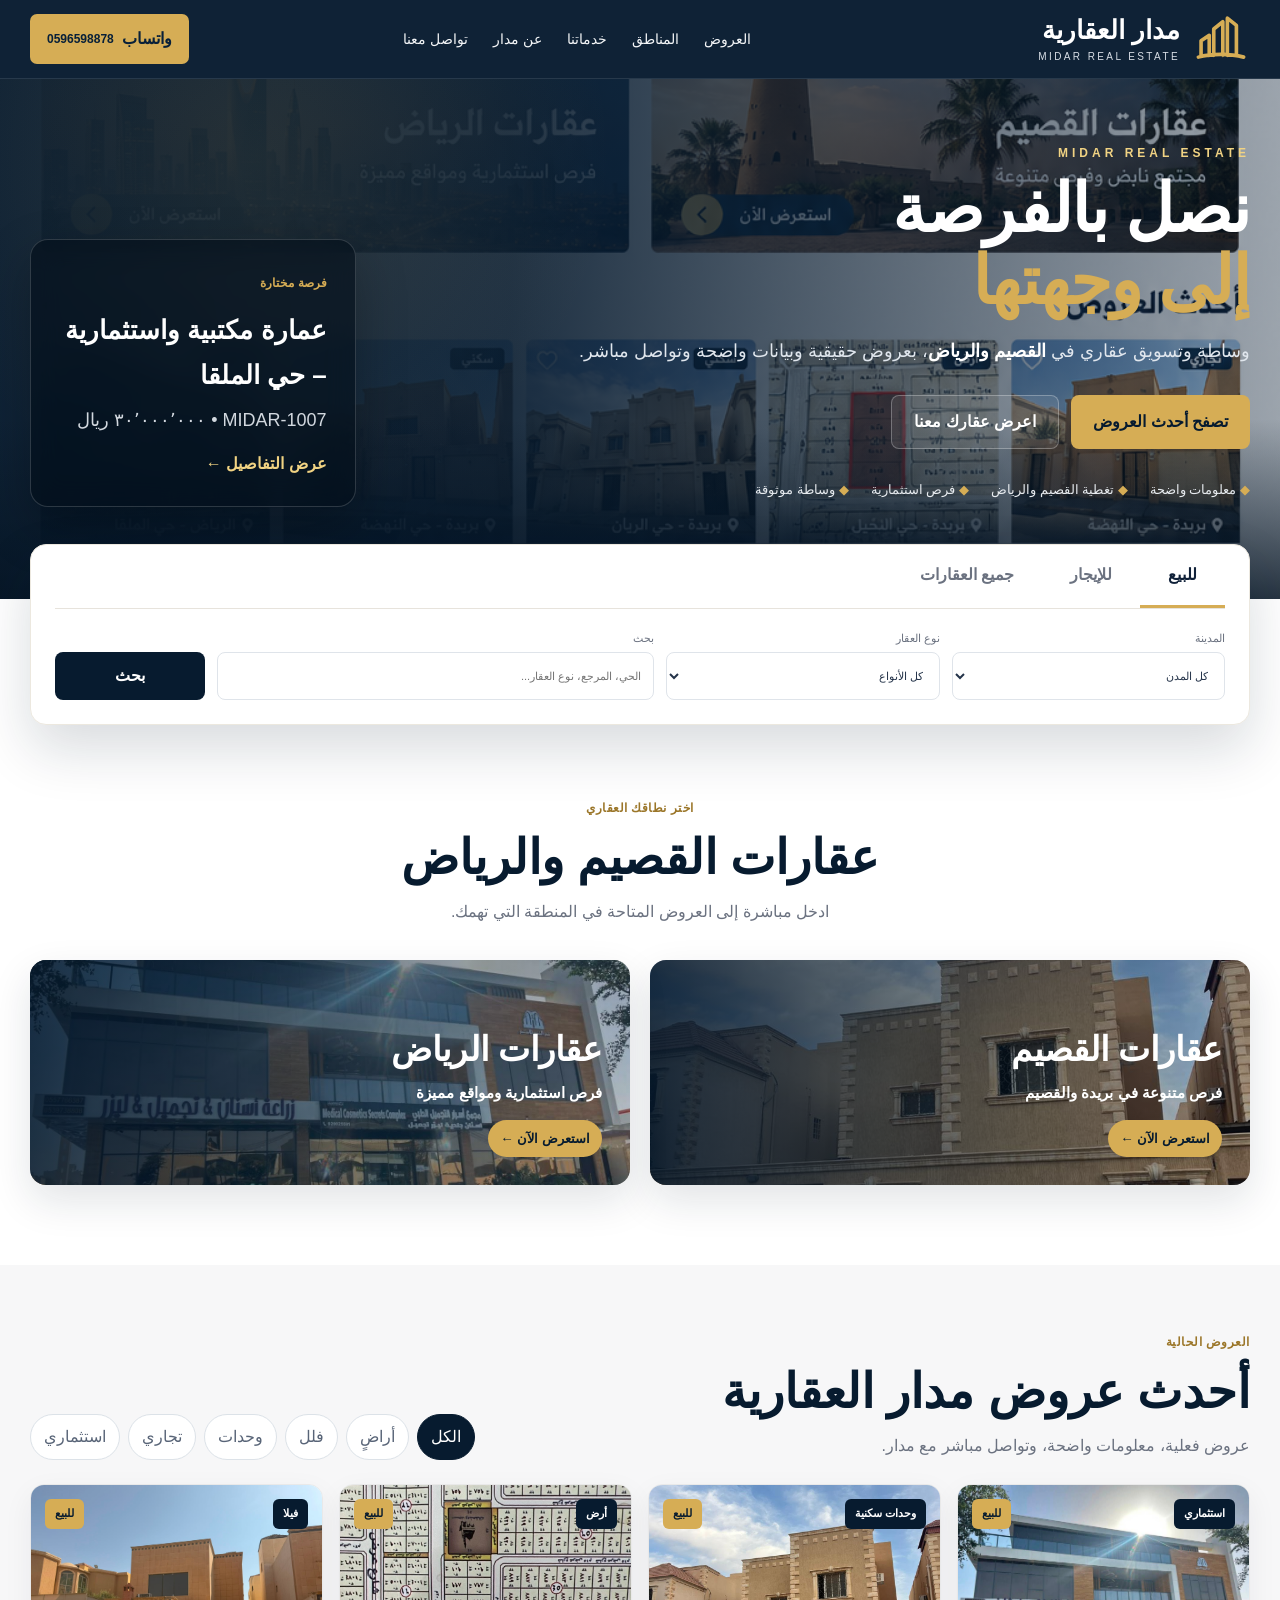
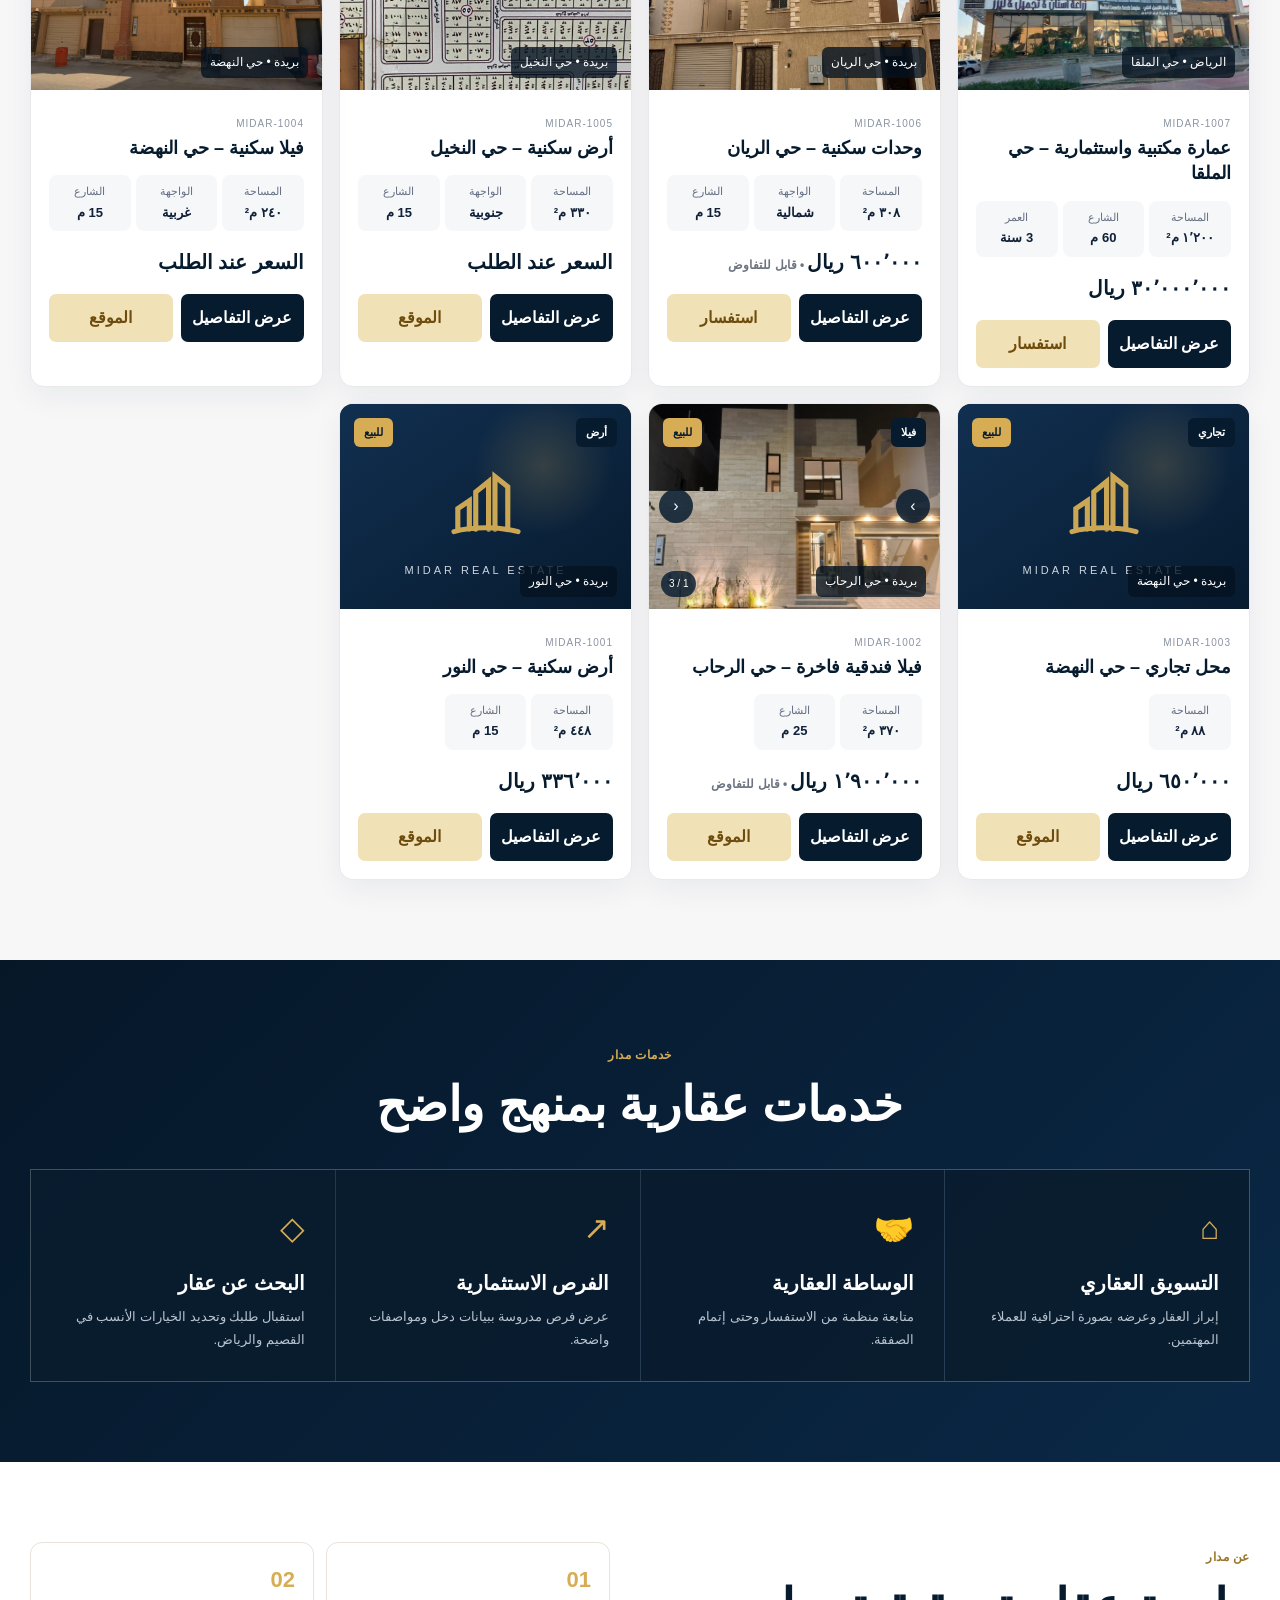
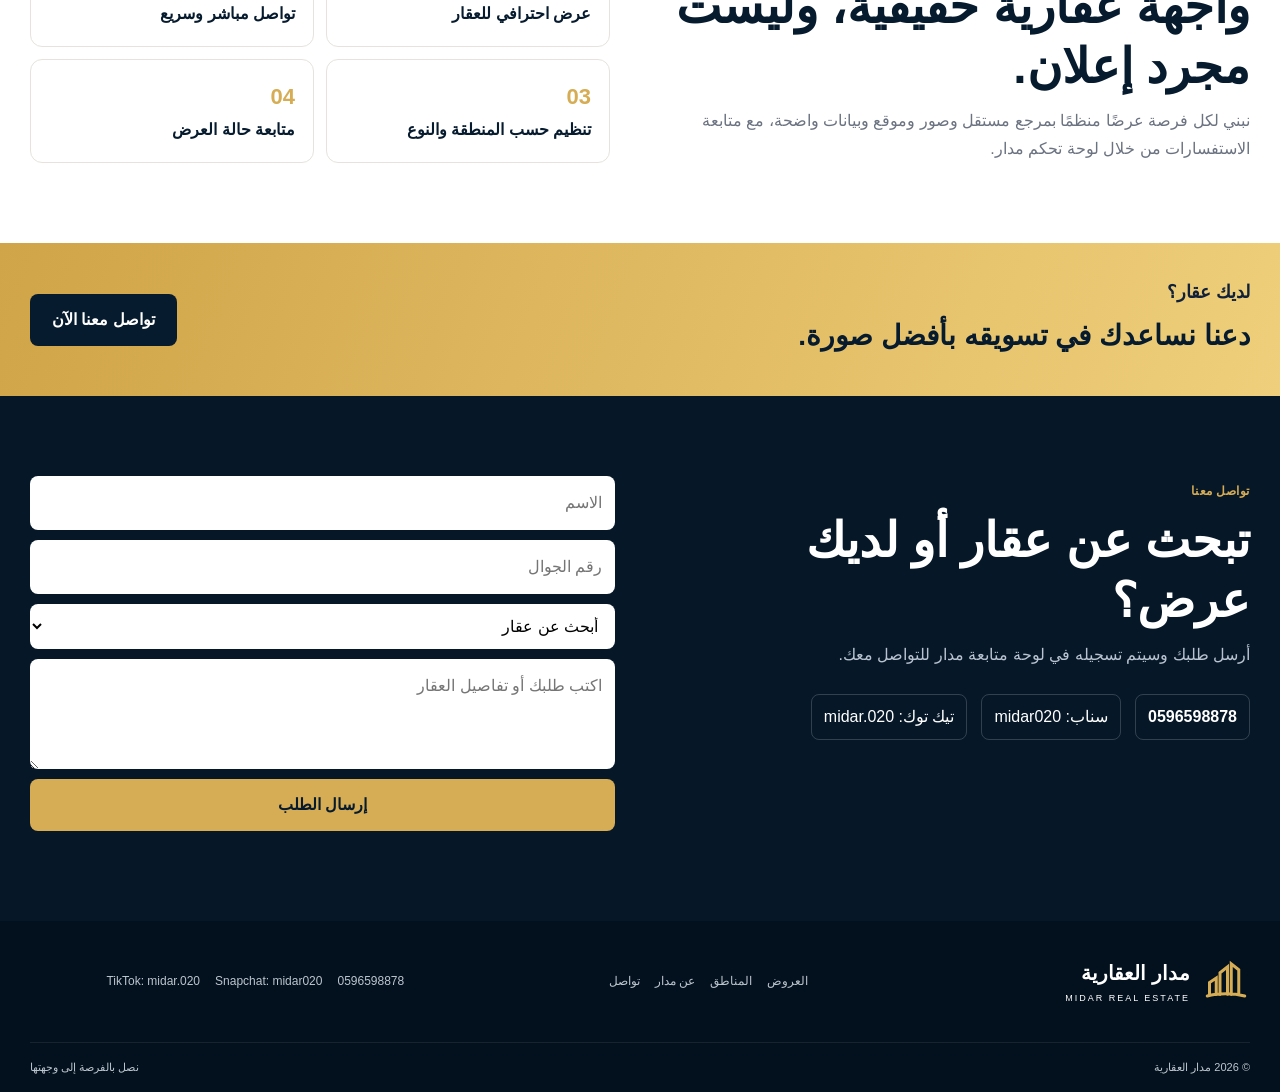
<file: index.html>
<!doctype html>
<html lang="ar" dir="rtl">
<head>
<meta charset="utf-8">
<meta name="viewport" content="width=device-width,initial-scale=1">
<title>مدار العقارية | MIDAR REAL ESTATE</title>
<meta name="description" content="مدار العقارية - وساطة وتسويق عقاري في القصيم والرياض. أراضٍ، فلل، وحدات سكنية، عقارات تجارية وفرص استثمارية مختارة.">
<link rel="canonical" href="https://midarrealty.com/">
<meta name="robots" content="index,follow,max-image-preview:large">
<meta name="theme-color" content="#071b2f">
<link rel="stylesheet" href="/assets/site.css?v=5">
</head>
<body>
<header class="site-header" id="top">
  <div class="container nav-wrap">
    <a class="brand" href="#top" aria-label="مدار العقارية">
      <svg class="brand-logo" viewBox="0 0 64 64" aria-hidden="true"><path d="M10 50V34l9-6v22M24 50V21l10-8v37M39 50V9l10 8v33M7 52c14-4 35-4 50 0" fill="none" stroke="currentColor" stroke-width="4" stroke-linecap="round" stroke-linejoin="round"/></svg>
      <span class="brand-copy"><strong>مدار العقارية</strong><small>MIDAR REAL ESTATE</small></span>
    </a>
    <nav class="main-nav" aria-label="القائمة الرئيسية">
      <a href="#offers">العروض</a><a href="#regions">المناطق</a><a href="#services">خدماتنا</a><a href="#about">عن مدار</a><a href="#contact">تواصل معنا</a>
    </nav>
    <a class="wa-btn" href="https://wa.me/966596598878" target="_blank" rel="noopener">واتساب <span>0596598878</span></a>
  </div>
</header>

<main>
<section class="hero">
  <div class="hero-overlay"></div>
  <div class="container hero-inner">
    <div class="hero-copy">
      <span class="hero-kicker">MIDAR REAL ESTATE</span>
      <h1>نصل بالفرصة<br><em>إلى وجهتها</em></h1>
      <p>وساطة وتسويق عقاري في <b>القصيم والرياض</b>، بعروض حقيقية وبيانات واضحة وتواصل مباشر.</p>
      <div class="hero-actions"><a class="btn gold" href="#offers">تصفح أحدث العروض</a><a class="btn glass" href="#contact">اعرض عقارك معنا</a></div>
      <div class="trust-row"><span>◆ معلومات واضحة</span><span>◆ تغطية القصيم والرياض</span><span>◆ فرص استثمارية</span><span>◆ وساطة موثوقة</span></div>
    </div>
    <aside class="hero-feature" id="heroFeature"><span class="feature-label">فرصة مختارة</span><h3>فيلا فندقية فاخرة – حي الرحاب</h3><p>MIDAR-1002 • ١٬٩٠٠٬٠٠٠ ريال</p><a href="#offers">عرض التفاصيل ←</a></aside>
  </div>
</section>

<section class="search-shell" aria-label="بحث العقارات">
  <div class="container search-bar">
    <div class="search-tabs"><button class="active" data-offer-filter="sale">للبيع</button><button data-offer-filter="rent">للإيجار</button><button data-offer-filter="all">جميع العقارات</button></div>
    <div class="search-fields">
      <label>المدينة<select id="cityFilter"><option value="all">كل المدن</option><option value="qassim">القصيم</option><option value="riyadh">الرياض</option></select></label>
      <label>نوع العقار<select id="typeFilter"><option value="all">كل الأنواع</option><option value="land">أراضٍ</option><option value="villa">فلل</option><option value="residential">وحدات سكنية</option><option value="commercial">تجاري</option><option value="investment">استثماري</option><option value="chalet">شاليهات</option></select></label>
      <label class="search-text">بحث<input id="textSearch" placeholder="الحي، المرجع، نوع العقار..."></label>
      <button id="searchBtn" class="search-btn">بحث</button>
    </div>
  </div>
</section>

<section class="section regions" id="regions">
  <div class="container">
    <div class="section-title"><span>اختر نطاقك العقاري</span><h2>عقارات القصيم والرياض</h2><p>ادخل مباشرة إلى العروض المتاحة في المنطقة التي تهمك.</p></div>
    <div class="region-grid">
      <button class="region-card qassim" data-region="qassim"><div><span>عقارات القصيم</span><strong>فرص متنوعة في بريدة والقصيم</strong><small>استعرض الآن ←</small></div></button>
      <button class="region-card riyadh" data-region="riyadh"><div><span>عقارات الرياض</span><strong>فرص استثمارية ومواقع مميزة</strong><small>استعرض الآن ←</small></div></button>
    </div>
  </div>
</section>

<section class="section offers" id="offers">
  <div class="container">
    <div class="offers-head"><div class="section-title align-start"><span>العروض الحالية</span><h2>أحدث عروض مدار العقارية</h2><p>عروض فعلية، معلومات واضحة، وتواصل مباشر مع مدار.</p></div><div class="chips"><button class="active" data-type="all">الكل</button><button data-type="land">أراضٍ</button><button data-type="villa">فلل</button><button data-type="residential">وحدات</button><button data-type="commercial">تجاري</button><button data-type="investment">استثماري</button></div></div>
    <div id="propertiesGrid" class="property-grid"></div>
  </div>
</section>

<section class="section services" id="services">
  <div class="container"><div class="section-title light"><span>خدمات مدار</span><h2>خدمات عقارية بمنهج واضح</h2></div><div class="service-grid">
    <article><i>⌂</i><h3>التسويق العقاري</h3><p>إبراز العقار وعرضه بصورة احترافية للعملاء المهتمين.</p></article>
    <article><i>🤝</i><h3>الوساطة العقارية</h3><p>متابعة منظمة من الاستفسار وحتى إتمام الصفقة.</p></article>
    <article><i>↗</i><h3>الفرص الاستثمارية</h3><p>عرض فرص مدروسة ببيانات دخل ومواصفات واضحة.</p></article>
    <article><i>◇</i><h3>البحث عن عقار</h3><p>استقبال طلبك وتحديد الخيارات الأنسب في القصيم والرياض.</p></article>
  </div></div>
</section>

<section class="section about" id="about"><div class="container about-grid"><div><span class="eyebrow">عن مدار</span><h2>واجهة عقارية حقيقية، وليست مجرد إعلان.</h2><p>نبني لكل فرصة عرضًا منظمًا بمرجع مستقل وصور وموقع وبيانات واضحة، مع متابعة الاستفسارات من خلال لوحة تحكم مدار.</p></div><div class="about-list"><div><b>01</b><span>عرض احترافي للعقار</span></div><div><b>02</b><span>تواصل مباشر وسريع</span></div><div><b>03</b><span>تنظيم حسب المنطقة والنوع</span></div><div><b>04</b><span>متابعة حالة العرض</span></div></div></div></section>

<section class="cta"><div class="container cta-inner"><div><span>لديك عقار؟</span><h2>دعنا نساعدك في تسويقه بأفضل صورة.</h2></div><a class="btn dark" href="https://wa.me/966596598878?text=%D8%A7%D9%84%D8%B3%D9%84%D8%A7%D9%85%20%D8%B9%D9%84%D9%8A%D9%83%D9%85%D8%8C%20%D9%84%D8%AF%D9%8A%20%D8%B9%D9%82%D8%A7%D8%B1%20%D9%88%D8%A3%D8%B1%D8%BA%D8%A8%20%D8%A8%D8%AA%D8%B3%D9%88%D9%8A%D9%82%D9%87%20%D9%85%D8%B9%20%D9%85%D8%AF%D8%A7%D8%B1" target="_blank" rel="noopener">تواصل معنا الآن</a></div></section>

<section class="section contact" id="contact"><div class="container contact-grid"><div><span class="eyebrow gold-text">تواصل معنا</span><h2>تبحث عن عقار أو لديك عرض؟</h2><p>أرسل طلبك وسيتم تسجيله في لوحة متابعة مدار للتواصل معك.</p><div class="social-line"><b>0596598878</b><span>سناب: midar020</span><span>تيك توك: midar.020</span></div></div><form id="leadForm"><input id="leadName" placeholder="الاسم" required><input id="leadPhone" placeholder="رقم الجوال" required><select id="leadType"><option value="buyer">أبحث عن عقار</option><option value="seller">لدي عقار للبيع</option><option value="investor">مستثمر</option></select><textarea id="leadMessage" placeholder="اكتب طلبك أو تفاصيل العقار"></textarea><button class="btn gold" type="submit">إرسال الطلب</button><small id="leadStatus"></small></form></div></section>
</main>

<footer><div class="container footer-main"><div class="footer-brand"><svg viewBox="0 0 64 64"><path d="M10 50V34l9-6v22M24 50V21l10-8v37M39 50V9l10 8v33M7 52c14-4 35-4 50 0" fill="none" stroke="currentColor" stroke-width="4" stroke-linecap="round"/></svg><div><strong>مدار العقارية</strong><small>MIDAR REAL ESTATE</small></div></div><div class="footer-links"><a href="#offers">العروض</a><a href="#regions">المناطق</a><a href="#about">عن مدار</a><a href="#contact">تواصل</a></div><div class="footer-social"><span>0596598878</span><span>Snapchat: midar020</span><span>TikTok: midar.020</span></div></div><div class="container footer-bottom"><span>© 2026 مدار العقارية</span><span>نصل بالفرصة إلى وجهتها</span></div></footer>

<div id="propertyModal" class="property-modal" aria-hidden="true"><div class="modal-backdrop" data-close-modal></div><div class="property-modal-card"><button class="modal-close" data-close-modal>×</button><div id="modalContent"></div></div></div>
<script type="module" src="/assets/site.js?v=5"></script>
</body>
</html>
</file>
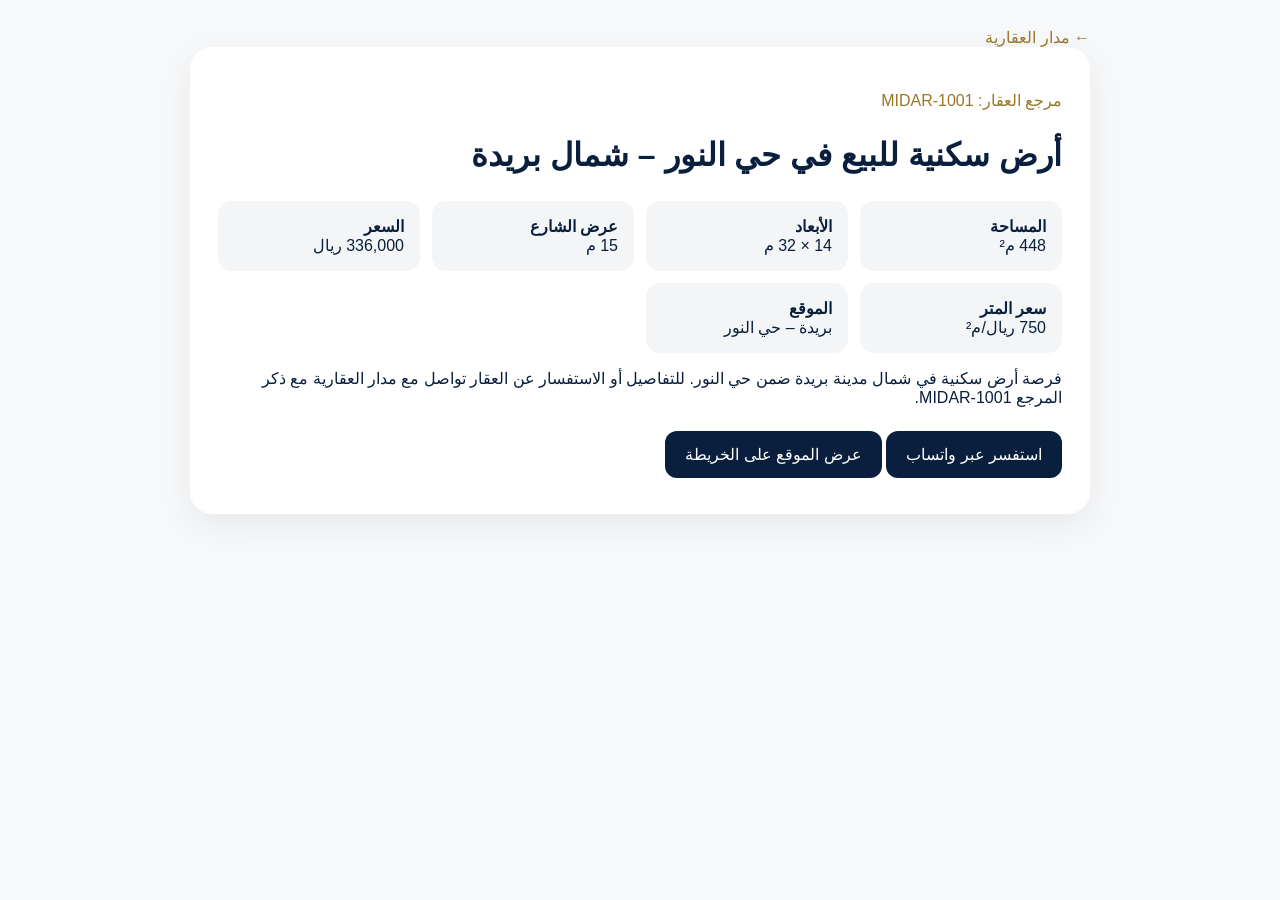
<file: properties/midar-1001/index.html>
<!doctype html><html lang="ar" dir="rtl"><head><meta charset="utf-8"><meta name="viewport" content="width=device-width,initial-scale=1"><title>أرض للبيع في حي النور بريدة 448م² | MIDAR-1001 | مدار العقارية</title><meta name="description" content="أرض سكنية للبيع في حي النور شمال بريدة، مساحة 448م²، أبعاد 14×32م، شارع 15م، السعر 336,000 ريال. مرجع MIDAR-1001."><meta name="robots" content="index,follow,max-image-preview:large"><link rel="canonical" href="https://midarrealty.com/properties/midar-1001/"><style>body{font-family:Arial,sans-serif;background:#f7f8fa;color:#0A1F3D;margin:0}.wrap{max-width:900px;margin:auto;padding:28px}.card{background:#fff;border-radius:22px;padding:28px;box-shadow:0 10px 35px #0001}h1{line-height:1.5}.gold{color:#9a7628}.grid{display:grid;grid-template-columns:repeat(auto-fit,minmax(170px,1fr));gap:12px}.item{background:#f3f5f7;padding:16px;border-radius:14px}.btn{display:inline-block;padding:14px 20px;border-radius:12px;background:#0A1F3D;color:white;text-decoration:none;margin:8px 0}.back{color:#9a7628;text-decoration:none}</style></head><body><main class="wrap"><a class="back" href="/">← مدار العقارية</a><div class="card"><p class="gold">مرجع العقار: MIDAR-1001</p><h1>أرض سكنية للبيع في حي النور – شمال بريدة</h1><div class="grid"><div class="item"><b>المساحة</b><br>448 م²</div><div class="item"><b>الأبعاد</b><br>14 × 32 م</div><div class="item"><b>عرض الشارع</b><br>15 م</div><div class="item"><b>السعر</b><br>336,000 ريال</div><div class="item"><b>سعر المتر</b><br>750 ريال/م²</div><div class="item"><b>الموقع</b><br>بريدة – حي النور</div></div><p>فرصة أرض سكنية في شمال مدينة بريدة ضمن حي النور. للتفاصيل أو الاستفسار عن العقار تواصل مع مدار العقارية مع ذكر المرجع MIDAR-1001.</p><a class="btn" href="https://wa.me/966596598878?text=%D8%A3%D8%B1%D8%BA%D8%A8%20%D8%A8%D8%A7%D9%84%D8%A7%D8%B3%D8%AA%D9%81%D8%B3%D8%A7%D8%B1%20%D8%B9%D9%86%20MIDAR-1001">استفسر عبر واتساب</a> <a class="btn" href="https://maps.app.goo.gl/79MEA7vCVWJdNhFWA">عرض الموقع على الخريطة</a></div></main></body></html>
</file>
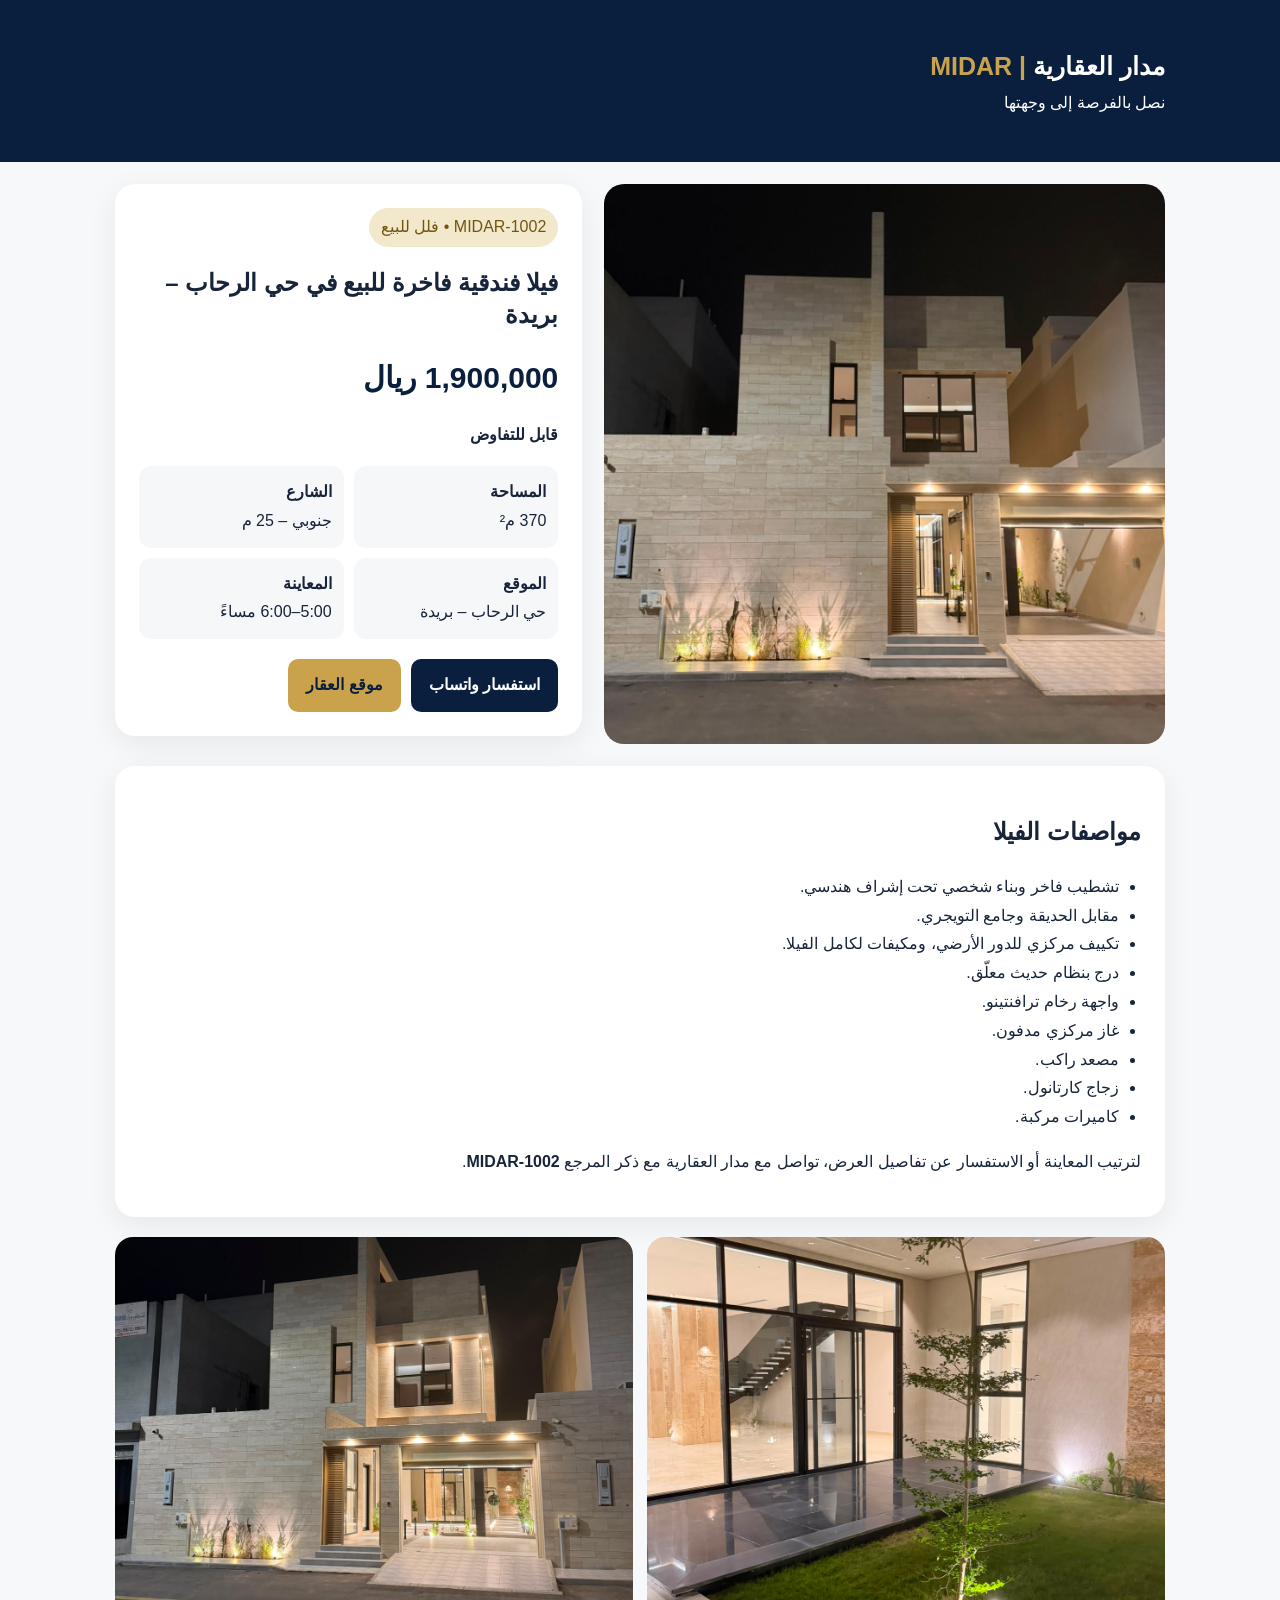
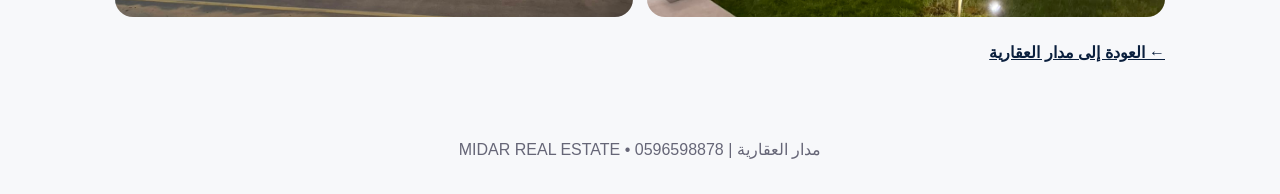
<file: properties/midar-1002/index.html>
<!doctype html>
<html lang="ar" dir="rtl">
<head>
<meta charset="utf-8"><meta name="viewport" content="width=device-width,initial-scale=1">
<title>فيلا فاخرة للبيع في حي الرحاب بريدة 370م² | MIDAR-1002 | مدار العقارية</title>
<meta name="description" content="فيلا فندقية فاخرة للبيع في حي الرحاب ببريدة، مساحة 370م²، شارع جنوبي 25م، مقابل الحديقة وجامع التويجري، مصعد وتكييف وواجهة ترافنتينو. السعر 1,900,000 ريال قابل للتفاوض.">
<link rel="canonical" href="https://midarrealty.com/properties/midar-1002/">
<meta property="og:title" content="فيلا فاخرة للبيع في حي الرحاب بريدة | MIDAR-1002">
<meta property="og:description" content="370م² • 1,900,000 ريال قابل للتفاوض • حي الرحاب – بريدة">
<meta property="og:image" content="https://midarrealty.com/properties/midar-1002/villa-1.jpeg">
<meta property="og:url" content="https://midarrealty.com/properties/midar-1002/">
<style>
body{margin:0;font-family:Tahoma,Arial,sans-serif;background:#f7f8fa;color:#17243a;line-height:1.8}
header{background:#0A1F3D;color:#fff;padding:22px} .wrap{max-width:1050px;margin:auto;padding:22px}
.brand{font-size:25px;font-weight:700} .gold{color:#C9A24B}
.hero{display:grid;grid-template-columns:1.2fr 1fr;gap:22px;align-items:start}
.mainimg{width:100%;height:560px;object-fit:cover;border-radius:20px}
.card{background:white;border-radius:20px;padding:24px;box-shadow:0 8px 30px #00000012}
.badge{display:inline-block;background:#f2e8cc;color:#72560f;padding:5px 12px;border-radius:30px}
.price{font-size:30px;font-weight:800;color:#0A1F3D;margin:12px 0}
.grid{display:grid;grid-template-columns:repeat(2,1fr);gap:10px}
.item{background:#f6f7f9;padding:12px;border-radius:12px}
.gallery{display:grid;grid-template-columns:repeat(2,1fr);gap:14px;margin-top:20px}
.gallery img{width:100%;height:380px;object-fit:cover;border-radius:18px}
.btns{display:flex;gap:10px;flex-wrap:wrap;margin-top:20px}
a.btn{text-decoration:none;padding:12px 18px;border-radius:10px;font-weight:700}
.primary{background:#0A1F3D;color:white} .secondary{background:#C9A24B;color:#0A1F3D}
h1{line-height:1.35} ul{padding-right:22px}
footer{text-align:center;padding:30px;color:#667}
@media(max-width:800px){.hero{grid-template-columns:1fr}.mainimg{height:430px}.gallery{grid-template-columns:1fr}.gallery img{height:auto}}
</style>
<script type="application/ld+json">
{
 "@context":"https://schema.org",
 "@type":"RealEstateListing",
 "name":"فيلا فاخرة للبيع في حي الرحاب بريدة - MIDAR-1002",
 "url":"https://midarrealty.com/properties/midar-1002/",
 "image":["https://midarrealty.com/properties/midar-1002/villa-1.jpeg","https://midarrealty.com/properties/midar-1002/villa-2.jpeg","https://midarrealty.com/properties/midar-1002/villa-3.jpeg"],
 "description":"فيلا فندقية فاخرة للبيع في حي الرحاب ببريدة، مساحة 370 متر مربع، شارع جنوبي عرض 25 متر، السعر 1,900,000 ريال قابل للتفاوض.",
 "offers":{"@type":"Offer","price":"1900000","priceCurrency":"SAR","availability":"https://schema.org/InStock"}
}
</script>
</head>
<body>
<header><div class="wrap"><div class="brand">مدار العقارية <span class="gold">| MIDAR</span></div><div>نصل بالفرصة إلى وجهتها</div></div></header>
<main class="wrap">
<div class="hero">
  <img class="mainimg" src="villa-1.jpeg" alt="واجهة فيلا فاخرة للبيع في حي الرحاب بريدة">
  <section class="card">
    <span class="badge">MIDAR-1002 • فلل للبيع</span>
    <h1>فيلا فندقية فاخرة للبيع في حي الرحاب – بريدة</h1>
    <div class="price">1,900,000 ريال</div>
    <p><strong>قابل للتفاوض</strong></p>
    <div class="grid">
      <div class="item"><strong>المساحة</strong><br>370 م²</div>
      <div class="item"><strong>الشارع</strong><br>جنوبي – 25 م</div>
      <div class="item"><strong>الموقع</strong><br>حي الرحاب – بريدة</div>
      <div class="item"><strong>المعاينة</strong><br>5:00–6:00 مساءً</div>
    </div>
    <div class="btns">
      <a class="btn primary" href="https://wa.me/966596598878?text=السلام عليكم، أرغب بالاستفسار عن الفيلا MIDAR-1002 في حي الرحاب ببريدة." target="_blank">استفسار واتساب</a>
      <a class="btn secondary" href="https://maps.app.goo.gl/HjJbaTfY7QN124DE6?g_st=iw" target="_blank">موقع العقار</a>
    </div>
  </section>
</div>
<section class="card" style="margin-top:22px">
<h2>مواصفات الفيلا</h2>
<ul>
<li>تشطيب فاخر وبناء شخصي تحت إشراف هندسي.</li>
<li>مقابل الحديقة وجامع التويجري.</li>
<li>تكييف مركزي للدور الأرضي، ومكيفات لكامل الفيلا.</li>
<li>درج بنظام حديث معلّق.</li>
<li>واجهة رخام ترافنتينو.</li>
<li>غاز مركزي مدفون.</li>
<li>مصعد راكب.</li>
<li>زجاج كارتانول.</li>
<li>كاميرات مركبة.</li>
</ul>
<p>لترتيب المعاينة أو الاستفسار عن تفاصيل العرض، تواصل مع مدار العقارية مع ذكر المرجع <strong>MIDAR-1002</strong>.</p>
</section>
<div class="gallery">
<img src="villa-2.jpeg" alt="فناء داخلي في الفيلا بحي الرحاب بريدة">
<img src="villa-3.jpeg" alt="واجهة الفيلا MIDAR-1002 في بريدة">
</div>
<p style="margin-top:22px"><a href="/" style="color:#0A1F3D;font-weight:bold">← العودة إلى مدار العقارية</a></p>
</main>
<footer>مدار العقارية | MIDAR REAL ESTATE • 0596598878</footer>
</body></html>
</file>
<file: assets/site.css>
:root{--navy:#071b2f;--navy2:#0d2946;--gold:#d6ad55;--gold2:#f1d383;--cream:#f7f4ee;--ink:#102139;--muted:#6b7280;--line:#e7e3dc;--white:#fff}*{box-sizing:border-box}html{scroll-behavior:smooth}body{margin:0;font-family:"Segoe UI",Tahoma,Arial,sans-serif;background:#fff;color:var(--ink);line-height:1.75}a{text-decoration:none;color:inherit}button,input,select,textarea{font:inherit}.container{width:min(1220px,calc(100% - 40px));margin:auto}.site-header{position:sticky;top:0;z-index:50;background:rgba(6,26,46,.96);border-bottom:1px solid rgba(255,255,255,.1);backdrop-filter:blur(15px)}.nav-wrap{min-height:78px;display:flex;align-items:center;gap:32px}.brand{display:flex;align-items:center;gap:12px;color:#fff;min-width:255px}.brand-logo{width:52px;height:52px;color:var(--gold)}.brand-copy{display:grid;line-height:1.15}.brand-copy strong{font-size:23px}.brand-copy small{font-size:10px;letter-spacing:2.4px;color:#d7dde5;margin-top:5px}.main-nav{display:flex;gap:25px;margin:auto;color:#f4f6f8;font-size:14px}.main-nav a{position:relative}.main-nav a:after{content:"";position:absolute;right:0;bottom:-10px;width:0;height:2px;background:var(--gold);transition:.2s}.main-nav a:hover:after{width:100%}.wa-btn{background:var(--gold);color:#082039;padding:11px 17px;border-radius:7px;font-weight:800;display:flex;gap:8px;align-items:center}.wa-btn span{font-size:12px}.hero{min-height:610px;position:relative;color:#fff;background:linear-gradient(90deg,#071b2f 0%,rgba(7,27,47,.92) 42%,rgba(7,27,47,.5) 72%,rgba(7,27,47,.25) 100%),url('/assets/hero-reference.png') center/cover no-repeat;overflow:hidden}.hero:after{content:"";position:absolute;inset:auto 0 0;height:180px;background:linear-gradient(transparent,rgba(5,20,35,.78))}.hero-overlay{position:absolute;inset:0;background:radial-gradient(circle at 20% 15%,rgba(214,173,85,.11),transparent 32%)}.hero-inner{position:relative;z-index:2;display:grid;grid-template-columns:1.25fr .75fr;gap:60px;align-items:center;min-height:610px;padding:80px 0 120px}.hero-kicker{font-size:12px;letter-spacing:4px;color:var(--gold2);font-weight:700}.hero h1{margin:12px 0 18px;font-size:clamp(52px,7vw,92px);line-height:1.08;letter-spacing:-1px}.hero h1 em{font-style:normal;color:var(--gold)}.hero p{font-size:20px;max-width:720px;color:#e0e6ed}.hero p b{color:#fff}.hero-actions{display:flex;gap:12px;margin-top:28px;flex-wrap:wrap}.btn{border:0;border-radius:8px;padding:12px 22px;font-weight:800;cursor:pointer;display:inline-flex;align-items:center;justify-content:center}.btn.gold{background:var(--gold);color:#071b2f}.btn.glass{background:rgba(255,255,255,.08);color:#fff;border:1px solid rgba(255,255,255,.28)}.btn.dark{background:var(--navy);color:#fff}.trust-row{display:flex;gap:22px;flex-wrap:wrap;margin-top:44px;font-size:13px;color:#e7ebef}.trust-row span::first-letter{color:var(--gold)}.hero-feature{align-self:end;margin-bottom:20px;border:1px solid rgba(255,255,255,.16);background:rgba(2,14,25,.62);backdrop-filter:blur(14px);border-radius:18px;padding:28px;box-shadow:0 20px 50px rgba(0,0,0,.25)}.feature-label{color:var(--gold);font-size:12px;font-weight:800}.hero-feature h3{font-size:26px;margin:12px 0 6px}.hero-feature p{font-size:14px;margin:0 0 14px;color:#d2d8df}.hero-feature a{color:var(--gold2);font-weight:800}.search-shell{position:relative;margin-top:-78px;z-index:10}.search-bar{background:#fff;border-radius:16px;padding:0 24px 24px;box-shadow:0 24px 55px rgba(12,30,49,.16);border:1px solid #ece8df}.search-tabs{display:flex;border-bottom:1px solid var(--line);margin-bottom:20px}.search-tabs button{border:0;background:none;padding:16px 28px;color:#6b7280;font-weight:700;cursor:pointer;border-bottom:3px solid transparent}.search-tabs button.active{color:var(--ink);border-color:var(--gold)}.search-fields{display:grid;grid-template-columns:1fr 1fr 1.6fr 150px;gap:12px}.search-fields label{display:grid;gap:4px;font-size:11px;color:#6b7280}.search-fields select,.search-fields input{height:48px;border:1px solid #dfe4ea;border-radius:8px;padding:0 12px;background:#fff;color:#25344a}.search-btn{border:0;background:var(--navy);color:#fff;border-radius:8px;font-weight:800;cursor:pointer;align-self:end;height:48px}.section{padding:80px 0}.section-title{text-align:center;max-width:760px;margin:0 auto 34px}.section-title.align-start{text-align:right;margin:0}.section-title span,.eyebrow{color:#9b7629;font-size:12px;font-weight:900;letter-spacing:.5px}.section-title h2,.about h2,.contact h2{font-size:clamp(32px,4vw,48px);line-height:1.25;margin:7px 0 10px;color:var(--navy)}.section-title p,.about p,.contact p{color:var(--muted);margin:0}.region-grid{display:grid;grid-template-columns:1fr 1fr;gap:20px}.region-card{border:0;min-height:260px;border-radius:16px;overflow:hidden;position:relative;text-align:right;color:#fff;cursor:pointer;padding:0;background-size:cover;background-position:center;box-shadow:0 16px 40px rgba(13,31,49,.12)}.region-card:before{content:"";position:absolute;inset:0;background:linear-gradient(90deg,rgba(5,24,43,.88),rgba(5,24,43,.25))}.region-card.qassim{background-image:url('/assets/listings/units-rayyan.jpeg')}.region-card.riyadh{background-image:url('/assets/listings/malqa-building.jpeg')}.region-card div{position:absolute;inset:auto 0 0;padding:28px;z-index:2}.region-card span{font-size:34px;font-weight:900;display:block}.region-card strong{font-size:15px;display:block;font-weight:600}.region-card small{display:inline-block;background:var(--gold);color:var(--navy);padding:7px 12px;border-radius:999px;margin-top:14px;font-weight:800}.offers{background:#f7f7f8}.offers-head{display:flex;justify-content:space-between;align-items:end;gap:30px;margin-bottom:24px}.chips{display:flex;gap:8px;flex-wrap:wrap}.chips button{border:1px solid #dce2e8;background:#fff;border-radius:999px;padding:8px 13px;cursor:pointer;color:#586477}.chips button.active{background:var(--navy);color:#fff;border-color:var(--navy)}.property-grid{display:grid;grid-template-columns:repeat(3,1fr);gap:20px}.property-card{background:#fff;border-radius:14px;overflow:hidden;border:1px solid #e9e9e9;box-shadow:0 10px 30px rgba(16,33,57,.06);transition:.25s}.property-card:hover{transform:translateY(-4px);box-shadow:0 20px 48px rgba(16,33,57,.12)}.card-media{height:260px;position:relative;background:linear-gradient(135deg,#0f2a47,#061727);overflow:hidden}.card-media img{width:100%;height:100%;object-fit:cover;display:block}.no-photo{height:100%;display:grid;place-items:center;position:relative;background:radial-gradient(circle at 70% 30%,rgba(214,173,85,.2),transparent 28%),linear-gradient(145deg,#112f50,#071b2f)}.no-photo svg{width:82px;height:82px;color:var(--gold);opacity:.95}.no-photo:after{content:"MIDAR REAL ESTATE";position:absolute;bottom:28px;font-size:11px;letter-spacing:3px;color:#ccd4dd}.card-badge{position:absolute;right:14px;top:14px;background:var(--navy);color:#fff;padding:5px 10px;border-radius:6px;font-size:11px;font-weight:800}.deal-badge{position:absolute;left:14px;top:14px;background:var(--gold);color:var(--navy);padding:5px 10px;border-radius:6px;font-size:11px;font-weight:900}.card-location{position:absolute;right:14px;bottom:12px;background:rgba(4,18,32,.78);color:#fff;padding:5px 9px;border-radius:6px;font-size:12px}.carousel-btn{position:absolute;top:50%;transform:translateY(-50%);width:34px;height:34px;border-radius:50%;border:0;background:rgba(7,27,47,.84);color:#fff;cursor:pointer;z-index:3}.carousel-btn.prev{right:10px}.carousel-btn.next{left:10px}.carousel-count{position:absolute;left:12px;bottom:12px;background:rgba(7,27,47,.82);color:#fff;padding:4px 8px;border-radius:999px;font-size:10px}.card-body{padding:18px}.card-body h3{margin:0 0 8px;font-size:21px;color:var(--navy);line-height:1.4}.card-ref{font-size:10px;color:#8b95a2;letter-spacing:1px}.card-specs{display:grid;grid-template-columns:repeat(3,1fr);gap:8px;margin:14px 0}.card-specs span{background:#f6f7f8;padding:9px 8px;border-radius:8px;text-align:center;font-size:11px;color:#667085}.card-specs b{display:block;color:var(--ink);font-size:13px}.card-price{font-size:23px;font-weight:900;color:var(--navy);margin:10px 0 14px}.card-price small{font-size:12px;color:#6b7280;font-weight:600}.card-actions{display:grid;grid-template-columns:1fr 1fr;gap:8px}.card-actions a,.card-actions button{border:0;border-radius:7px;padding:10px;font-weight:800;cursor:pointer;text-align:center}.details-btn{background:var(--navy);color:#fff}.map-btn{background:#f1e1b6;color:#6d4c0d}.loading{grid-column:1/-1;background:#fff;border-radius:14px;padding:30px;text-align:center;color:#667085}.services{background:linear-gradient(135deg,#061728,#0a2846);color:#fff}.section-title.light h2{color:#fff}.section-title.light span{color:var(--gold)}.service-grid{display:grid;grid-template-columns:repeat(4,1fr);gap:1px;background:rgba(255,255,255,.12);border:1px solid rgba(255,255,255,.12)}.service-grid article{padding:30px;background:rgba(5,24,43,.88)}.service-grid i{font-style:normal;color:var(--gold);font-size:32px}.service-grid h3{margin:10px 0 5px;font-size:20px}.service-grid p{margin:0;color:#b9c4d0;font-size:13px}.about-grid{display:grid;grid-template-columns:1fr 1fr;gap:60px;align-items:center}.about-list{display:grid;grid-template-columns:1fr 1fr;gap:12px}.about-list div{border:1px solid var(--line);border-radius:12px;padding:18px;background:#fff}.about-list b{display:block;color:var(--gold);font-size:22px}.about-list span{font-weight:800;color:var(--navy)}.cta{background:linear-gradient(110deg,#d0a448,#efcf7b);padding:34px 0}.cta-inner{display:flex;align-items:center;justify-content:space-between;gap:30px}.cta span{font-size:18px;font-weight:900}.cta h2{margin:2px 0;font-size:28px;color:var(--navy)}.contact{background:#061728;color:#fff}.contact-grid{display:grid;grid-template-columns:1fr 1fr;gap:50px}.contact h2{color:#fff}.contact p{color:#b9c4d0}.gold-text{color:var(--gold)}.social-line{display:flex;gap:14px;flex-wrap:wrap;margin-top:25px}.social-line span,.social-line b{border:1px solid rgba(255,255,255,.18);padding:8px 12px;border-radius:8px}.contact form{display:grid;gap:10px}.contact input,.contact select,.contact textarea{border:0;border-radius:8px;padding:13px;background:#fff}.contact textarea{min-height:110px;resize:vertical}.contact small{color:#c7d0da}footer{background:#03101d;color:#bcc6cf}.footer-main{display:grid;grid-template-columns:1.1fr 1fr 1fr;gap:30px;padding:35px 0;align-items:center}.footer-brand{display:flex;align-items:center;gap:12px;color:#fff}.footer-brand svg{width:48px;height:48px;color:var(--gold)}.footer-brand div{display:grid}.footer-brand strong{font-size:20px}.footer-brand small{font-size:9px;letter-spacing:2px}.footer-links,.footer-social{display:flex;gap:15px;flex-wrap:wrap;font-size:12px}.footer-bottom{border-top:1px solid rgba(255,255,255,.08);padding:15px 0;display:flex;justify-content:space-between;font-size:11px}.property-modal{position:fixed;inset:0;display:none;z-index:100}.property-modal.open{display:block}.modal-backdrop{position:absolute;inset:0;background:rgba(1,8,15,.78)}.property-modal-card{position:relative;z-index:2;background:#fff;width:min(980px,calc(100% - 30px));max-height:92vh;overflow:auto;margin:4vh auto;border-radius:18px;box-shadow:0 30px 80px rgba(0,0,0,.35)}.modal-close{position:sticky;float:left;top:14px;left:14px;z-index:5;width:38px;height:38px;border:0;border-radius:50%;background:#071b2f;color:#fff;font-size:24px;cursor:pointer}.detail-gallery{display:grid;grid-template-columns:1.6fr .7fr;gap:8px;height:440px;background:#081a2d;padding:8px}.detail-main img,.detail-thumb img{width:100%;height:100%;object-fit:cover}.detail-thumbs{display:grid;gap:8px;grid-template-rows:repeat(2,1fr);overflow:hidden}.detail-thumb{border:0;padding:0;cursor:pointer;background:#102b4a}.detail-copy{padding:28px}.detail-copy h2{font-size:34px;color:var(--navy);margin:0 0 6px}.detail-meta{color:#6b7280}.detail-grid{display:grid;grid-template-columns:repeat(4,1fr);gap:10px;margin:20px 0}.detail-grid div{background:#f6f7f8;padding:12px;border-radius:10px}.detail-grid small{display:block;color:#7a8592}.detail-grid b{color:var(--navy)}.detail-description{white-space:pre-line;color:#49566a}.detail-actions{display:flex;gap:10px;flex-wrap:wrap;margin-top:20px}.detail-actions a{padding:11px 17px;border-radius:8px;font-weight:800}.detail-actions .whatsapp{background:#0d8d5f;color:#fff}.detail-actions .map{background:var(--gold);color:var(--navy)}@media(max-width:980px){.main-nav{display:none}.hero-inner{grid-template-columns:1fr}.hero-feature{display:none}.search-fields{grid-template-columns:1fr 1fr}.property-grid{grid-template-columns:repeat(2,1fr)}.service-grid{grid-template-columns:1fr 1fr}.about-grid,.contact-grid{grid-template-columns:1fr}.footer-main{grid-template-columns:1fr}.detail-gallery{height:360px}.detail-grid{grid-template-columns:1fr 1fr}}@media(max-width:660px){.container{width:min(100% - 24px,1220px)}.site-header .nav-wrap{min-height:68px}.brand{min-width:auto}.brand-logo{width:42px;height:42px}.brand-copy strong{font-size:18px}.brand-copy small{font-size:8px}.wa-btn span{display:none}.hero{min-height:540px}.hero-inner{min-height:540px;padding:65px 0 105px}.hero h1{font-size:48px}.hero p{font-size:16px}.trust-row{gap:10px;font-size:11px}.search-shell{margin-top:-70px}.search-bar{padding:0 14px 14px}.search-tabs button{padding:13px 14px;font-size:12px}.search-fields{grid-template-columns:1fr}.search-text{grid-column:1}.region-grid,.property-grid,.service-grid,.about-list{grid-template-columns:1fr}.region-card{min-height:220px}.offers-head{align-items:flex-start;flex-direction:column}.section{padding:58px 0}.property-grid{gap:14px}.card-media{height:235px}.cta-inner{align-items:flex-start;flex-direction:column}.footer-bottom{flex-direction:column;gap:5px}.detail-gallery{grid-template-columns:1fr;height:300px}.detail-thumbs{display:none}.detail-grid{grid-template-columns:1fr 1fr}.property-modal-card{margin:2vh auto;max-height:96vh}}

/* FINAL LAUNCH OVERRIDES */
/* MIDAR V4 visual alignment with approved reference */
.hero{min-height:520px;background:linear-gradient(90deg,rgba(7,27,47,.97) 0%,rgba(7,27,47,.90) 40%,rgba(7,27,47,.38) 100%),url('/assets/hero-reference.png') center/cover no-repeat}
.hero-inner{min-height:520px;padding:54px 0 92px;grid-template-columns:1.45fr .55fr;gap:36px}
.hero h1{font-size:clamp(44px,5.2vw,70px);line-height:1.08;margin:8px 0 12px;max-width:760px}.hero h1 em{color:var(--gold)}
.hero p{font-size:18px;max-width:680px}.hero-feature{margin-bottom:0}.trust-row{margin-top:30px}.search-shell{margin-top:-55px}
.brand-copy strong{font-size:26px}.brand-logo{width:58px;height:58px}.brand{min-width:285px}
.regions{padding-top:68px}.region-card{min-height:225px}.offers{padding-top:62px}.property-grid{grid-template-columns:repeat(4,1fr);gap:16px}.card-media{height:205px}.card-body h3{font-size:18px}.card-price{font-size:20px}.card-specs{gap:5px}.card-specs span{padding:7px 5px}
@media(max-width:1150px){.property-grid{grid-template-columns:repeat(3,1fr)}}
@media(max-width:980px){.hero-inner{grid-template-columns:1fr}.hero-feature{display:none}.property-grid{grid-template-columns:repeat(2,1fr)}}
@media(max-width:640px){.container{width:min(100% - 24px,1220px)}.brand-copy strong{font-size:20px}.brand{min-width:auto}.wa-btn span{display:none}.hero{min-height:540px}.hero-inner{min-height:540px;padding:50px 0 100px}.hero h1{font-size:44px}.hero p{font-size:16px}.trust-row{gap:10px}.search-fields{grid-template-columns:1fr}.region-grid,.property-grid{grid-template-columns:1fr}.region-card{min-height:190px}}
</file>
